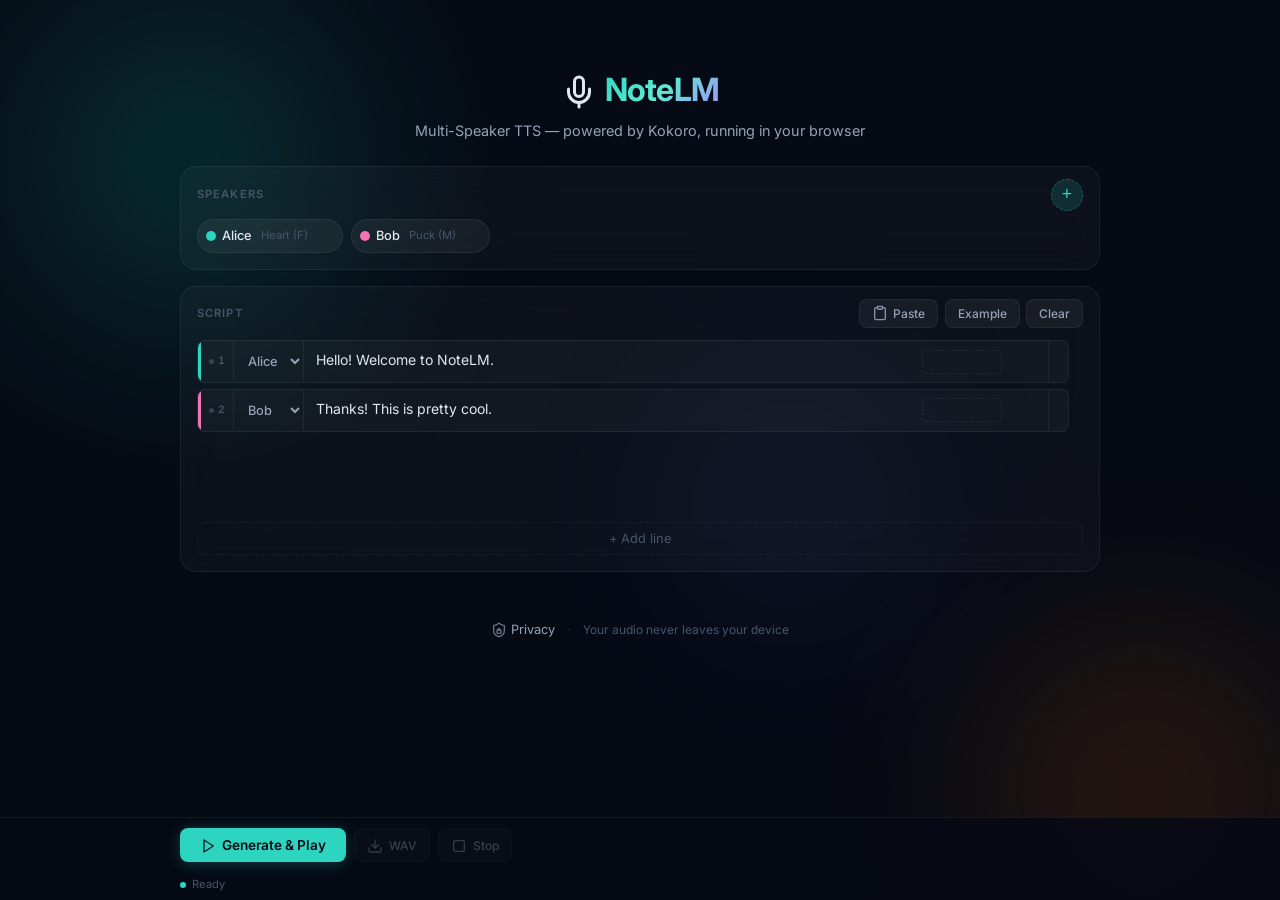
<file: index.html>
<!DOCTYPE html>
<html lang="en">
<head>
    <meta charset="UTF-8">
    <meta name="viewport" content="width=device-width, initial-scale=1.0">
    <title>NoteLM — Multi-Speaker Text-to-Speech</title>
    <meta name="description" content="Free browser-based multi-speaker text-to-speech powered by Kokoro. Create conversations with different voices, all running locally.">
    <link rel="icon" href="data:image/svg+xml,<svg xmlns='http://www.w3.org/2000/svg' viewBox='0 0 24 24' fill='none' stroke='%23c4b5fd' stroke-width='2' stroke-linecap='round' stroke-linejoin='round'><path d='M12 2a3 3 0 0 0-3 3v7a3 3 0 0 0 6 0V5a3 3 0 0 0-3-3Z'/><path d='M19 10v2a7 7 0 0 1-14 0v-2'/><line x1='12' x2='12' y1='19' y2='22'/></svg>">
    <link href="https://fonts.googleapis.com/css2?family=Inter:wght@400;500;600;700&family=JetBrains+Mono:wght@400;500&display=swap" rel="stylesheet">
    <link rel="stylesheet" href="styles.css">
</head>
<body>
    <!-- Ambient background blobs -->
    <div class="ambient-bg">
        <div class="blob blob-1"></div>
        <div class="blob blob-2"></div>
        <div class="blob blob-3"></div>
    </div>

    <div class="app">
        <!-- Header -->
        <header class="header">
            <div class="logo">
                <span class="logo-icon"><svg class="svg-icon svg-lg" viewBox="0 0 24 24" fill="none" stroke="currentColor" stroke-width="2" stroke-linecap="round" stroke-linejoin="round"><path d="M12 2a3 3 0 0 0-3 3v7a3 3 0 0 0 6 0V5a3 3 0 0 0-3-3Z"/><path d="M19 10v2a7 7 0 0 1-14 0v-2"/><line x1="12" x2="12" y1="19" y2="22"/></svg></span>
                <h1>NoteLM</h1>
            </div>
            <p class="tagline">Multi-Speaker TTS — powered by Kokoro, running in your browser</p>
        </header>

        <!-- Speakers Strip -->
        <section class="glass-panel speakers-section">
            <div class="speakers-header">
                <span class="section-label">Speakers</span>
                <button class="btn-chip btn-add-speaker" id="addSpeakerBtn" title="Add speaker">
                    <span class="chip-plus">+</span>
                </button>
            </div>
            <div class="speakers-strip" id="speakersList"></div>
            <div class="backend-notice" id="backendNotice" style="display:none;">
                <span class="notice-icon"><svg class="svg-icon svg-sm" viewBox="0 0 24 24" fill="none" stroke="currentColor" stroke-width="2" stroke-linecap="round" stroke-linejoin="round"><path d="M4 14a1 1 0 0 1-.78-1.63l9.9-10.2a.5.5 0 0 1 .86.46l-1.92 6.02A1 1 0 0 0 13 10h7a1 1 0 0 1 .78 1.63l-9.9 10.2a.5.5 0 0 1-.86-.46l1.92-6.02A1 1 0 0 0 11 14z"/></svg></span>
                <span class="notice-text" id="backendNoticeText"></span>
            </div>
        </section>

        <!-- Script Panel -->
        <section class="glass-panel script-section">
            <div class="script-header">
                <span class="section-label">Script</span>
                <div class="script-actions">
                    <button class="btn-glass" id="pasteScriptBtn"><svg class="svg-icon svg-sm" viewBox="0 0 24 24" fill="none" stroke="currentColor" stroke-width="2" stroke-linecap="round" stroke-linejoin="round"><rect width="8" height="4" x="8" y="2" rx="1" ry="1"/><path d="M16 4h2a2 2 0 0 1 2 2v14a2 2 0 0 1-2 2H6a2 2 0 0 1-2-2V6a2 2 0 0 1 2-2h2"/></svg> Paste</button>
                    <button class="btn-glass" id="loadExampleBtn">Example</button>
                    <button class="btn-glass btn-danger" id="clearScriptBtn">Clear</button>
                </div>
            </div>
            <div class="script-lines" id="scriptLines"></div>
            <!-- Screen reader announcements for dynamic content -->
            <div id="scriptAnnouncer" class="sr-only" aria-live="polite" aria-atomic="true"></div>
            <button class="btn-add-line" id="addLineBtn">+ Add line</button>
        </section>

        <!-- Footer -->
        <footer class="site-footer">
            <a href="privacy.html" class="footer-link"><svg class="svg-icon svg-sm" viewBox="0 0 24 24" fill="none" stroke="currentColor" stroke-width="2" stroke-linecap="round" stroke-linejoin="round"><path d="M20 13c0 5-3.5 7.5-7.66 8.95a1 1 0 0 1-.67-.01C7.5 20.5 4 18 4 13V6a1 1 0 0 1 1-1c2 0 4.5-1.2 6.24-2.72a1.17 1.17 0 0 1 1.52 0C14.51 3.81 17 5 19 5a1 1 0 0 1 1 1z"/><rect width="6" height="5" x="9" y="12" rx="1"/><circle cx="12" cy="11" r="1"/></svg> Privacy</a>
            <span class="footer-dot">·</span>
            <span class="footer-text">Your audio never leaves your device</span>
        </footer>

        <!-- Spacer for sticky bar -->
        <div class="controls-spacer"></div>
    </div>

    <!-- Selection Floating Bar -->
    <div class="selection-bar" id="selectionBar" style="display:none;">
        <span class="selection-count">0 selected</span>
        <button class="btn-glass btn-sm" id="clearSelectionBtn">Clear</button>
    </div>

    <!-- Sticky Controls Bar -->
    <div class="controls-bar" id="controlsBar">
        <div class="controls-inner">
            <div class="controls-buttons">
                <button class="btn-primary" id="generateBtn">
                    <span class="btn-icon"><svg class="svg-icon svg-sm" viewBox="0 0 24 24" fill="none" stroke="currentColor" stroke-width="2" stroke-linecap="round" stroke-linejoin="round"><polygon points="6 3 20 12 6 21 6 3"/></svg></span> Generate & Play
                </button>
                <button class="btn-glass btn-regenerate" id="regenerateSelectedBtn" disabled title="Regenerate selected lines">
                    <svg class="svg-icon svg-sm" viewBox="0 0 24 24" fill="none" stroke="currentColor" stroke-width="2" stroke-linecap="round" stroke-linejoin="round"><path d="M21 12a9 9 0 0 0-9-9 9.75 9.75 0 0 0-6.74 2.74L3 8"/><path d="M3 3v5h5"/><path d="M3 12a9 9 0 0 0 9 9 9.75 9.75 0 0 0 6.74-2.74L21 16"/><path d="M16 16h5v5"/></svg>
                </button>
                <button class="btn-glass" id="downloadBtn" disabled>
                    <span class="btn-icon"><svg class="svg-icon svg-sm" viewBox="0 0 24 24" fill="none" stroke="currentColor" stroke-width="2" stroke-linecap="round" stroke-linejoin="round"><path d="M21 15v4a2 2 0 0 1-2 2H5a2 2 0 0 1-2-2v-4"/><polyline points="7 10 12 15 17 10"/><line x1="12" x2="12" y1="15" y2="3"/></svg></span> WAV
                </button>
                <button class="btn-glass" id="stopBtn" disabled>
                    <span class="btn-icon"><svg class="svg-icon svg-sm" viewBox="0 0 24 24" fill="none" stroke="currentColor" stroke-width="2" stroke-linecap="round" stroke-linejoin="round"><rect x="4" y="4" width="16" height="16" rx="2"/></svg></span> Stop
                </button>
            </div>

            <!-- Progress (inline) -->
            <div class="progress-inline" id="progressSection" style="display:none;">
                <div class="progress-track"><div class="progress-fill" id="progressBar"></div></div>
                <span class="progress-label" id="progressText">Generating...</span>
            </div>

            <!-- Audio Player (inline) -->
            <div class="player-inline" id="audioPlayer" style="display:none;">
                <button class="btn-play" id="playPauseBtn"><svg class="svg-icon svg-sm" viewBox="0 0 24 24" fill="none" stroke="currentColor" stroke-width="2" stroke-linecap="round" stroke-linejoin="round"><polygon points="6 3 20 12 6 21 6 3"/></svg></button>
                <canvas id="waveformCanvas" width="400" height="48"></canvas>
                <span class="time-label" id="timeDisplay">0:00</span>
            </div>
        </div>

        <div class="status-strip">
            <span class="status-dot" id="statusDot"></span>
            <span class="status-text" id="statusText">Ready</span>
        </div>
    </div>

    <!-- Paste Modal -->
    <div class="overlay" id="pasteOverlay" style="display:none;">
        <div class="modal">
            <h3><svg class="svg-icon svg-sm" viewBox="0 0 24 24" fill="none" stroke="currentColor" stroke-width="2" stroke-linecap="round" stroke-linejoin="round"><rect width="8" height="4" x="8" y="2" rx="1" ry="1"/><path d="M16 4h2a2 2 0 0 1 2 2v14a2 2 0 0 1-2 2H6a2 2 0 0 1-2-2V6a2 2 0 0 1 2-2h2"/></svg> Paste Your Script</h3>
            <p class="modal-desc">Use the format <code>Name: dialogue</code> — one per line. Speakers are auto-detected.</p>
            <textarea id="pasteTextarea" class="paste-area" rows="16"
                placeholder="Alice: Hey Bob, have you heard about this new TTS?&#10;Bob: Yeah! It runs entirely in the browser.&#10;Alice: That's incredible!&#10;Bob: And each speaker gets a different voice.&#10;&#10;Tip: Ctrl+Enter to import"></textarea>
            <div class="modal-actions">
                <button class="btn-glass" id="pasteCancelBtn">Cancel</button>
                <button class="btn-primary" id="pasteParseBtn">Parse & Import</button>
            </div>
        </div>
    </div>

    <!-- Model Loading Overlay -->
    <div class="overlay" id="loadingOverlay" style="display:none;">
        <div class="modal">
            <div class="spinner"></div>
            <h3>Loading Kokoro Model</h3>
            <p id="loadingText">Downloading weights — first visit may take a moment.</p>
            <div class="progress-track"><div class="progress-fill" id="modelProgressBar"></div></div>
            <p class="progress-pct" id="modelProgressPercent">0%</p>
        </div>
    </div>

    <!-- Speaker Editor Portal — rendered at body level so it overlays everything -->
    <div id="speakerEditorPortal" class="speaker-editor-portal" style="display:none;"></div>
    <script type="module" src="app.js"></script>
</body>
</html>
</file>
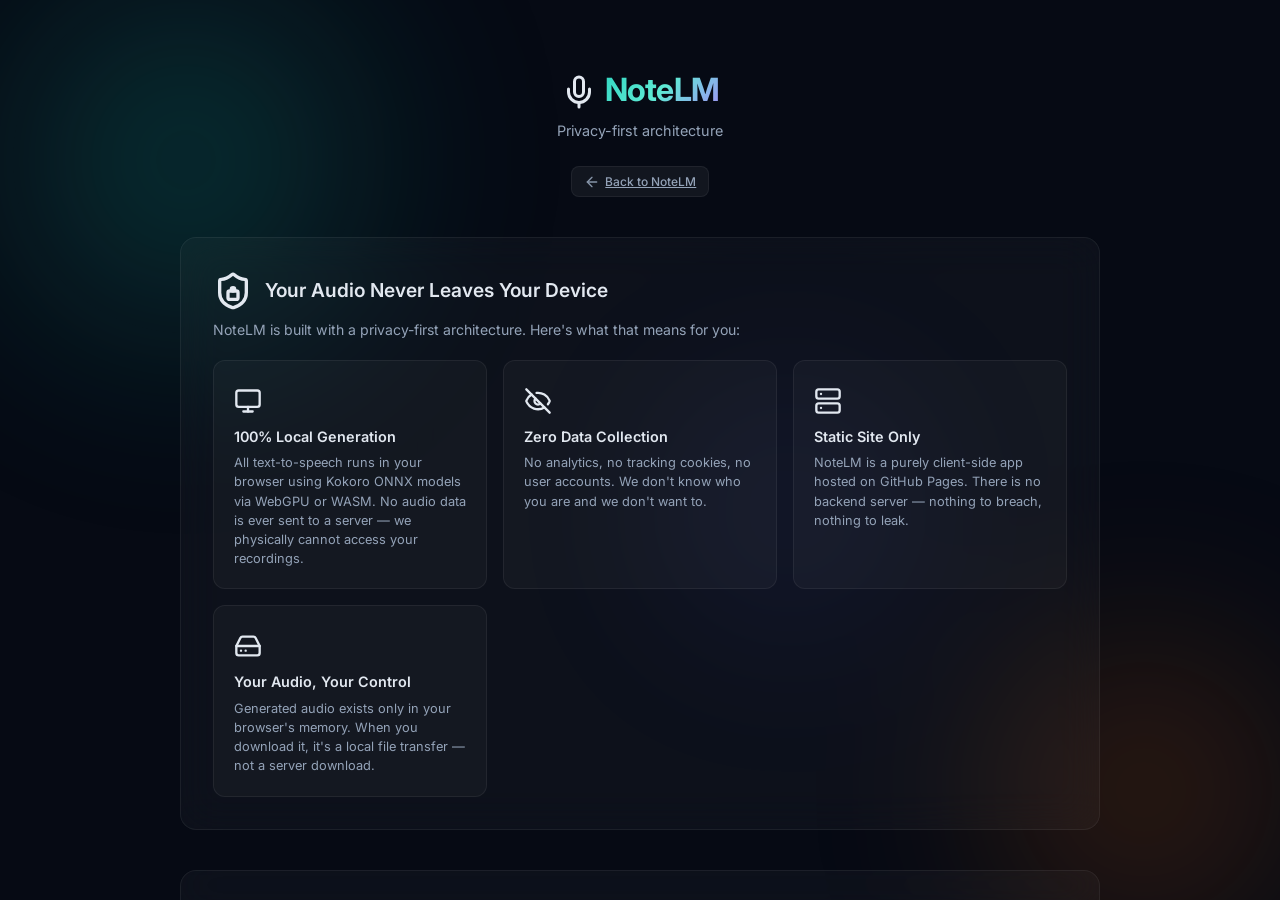
<file: privacy.html>
<!DOCTYPE html>
<html lang="en">
<head>
    <meta charset="UTF-8">
    <meta name="viewport" content="width=device-width, initial-scale=1.0">
    <title>NoteLM — Privacy</title>
    <meta name="description" content="NoteLM privacy policy — all TTS generation runs locally in your browser. No data collection, no server, no tracking.">
    <link rel="icon" href="data:image/svg+xml,<svg xmlns='http://www.w3.org/2000/svg' viewBox='0 0 24 24' fill='none' stroke='%23c4b5fd' stroke-width='2' stroke-linecap='round' stroke-linejoin='round'><path d='M12 2a3 3 0 0 0-3 3v7a3 3 0 0 0 6 0V5a3 3 0 0 0-3-3Z'/><path d='M19 10v2a7 7 0 0 1-14 0v-2'/><line x1='12' x2='12' y1='19' y2='22'/></svg>">
    <link href="https://fonts.googleapis.com/css2?family=Inter:wght@400;500;600;700&family=JetBrains+Mono:wght@400;500&display=swap" rel="stylesheet">
    <link rel="stylesheet" href="styles.css">
</head>
<body>
    <!-- Ambient background blobs -->
    <div class="ambient-bg">
        <div class="blob blob-1"></div>
        <div class="blob blob-2"></div>
        <div class="blob blob-3"></div>
    </div>

    <div class="app">
        <!-- Header -->
        <header class="header">
            <div class="logo">
                <span class="logo-icon"><svg class="svg-icon svg-lg" viewBox="0 0 24 24" fill="none" stroke="currentColor" stroke-width="2" stroke-linecap="round" stroke-linejoin="round"><path d="M12 2a3 3 0 0 0-3 3v7a3 3 0 0 0 6 0V5a3 3 0 0 0-3-3Z"/><path d="M19 10v2a7 7 0 0 1-14 0v-2"/><line x1="12" x2="12" y1="19" y2="22"/></svg></span>
                <h1>NoteLM</h1>
            </div>
            <p class="tagline">Privacy-first architecture</p>
        </header>

        <!-- Back Link -->
        <div class="privacy-back">
            <a href="index.html" class="btn-glass btn-sm"><svg class="svg-icon svg-sm" viewBox="0 0 24 24" fill="none" stroke="currentColor" stroke-width="2" stroke-linecap="round" stroke-linejoin="round"><path d="m12 19-7-7 7-7"/><path d="M19 12H5"/></svg> Back to NoteLM</a>
        </div>

        <!-- Privacy Content -->
        <section class="glass-panel privacy-section">
            <div class="privacy-header">
                <span class="privacy-icon"><svg class="svg-icon svg-lg" viewBox="0 0 24 24" fill="none" stroke="currentColor" stroke-width="2" stroke-linecap="round" stroke-linejoin="round"><path d="M20 13c0 5-3.5 7.5-7.66 8.95a1 1 0 0 1-.67-.01C7.5 20.5 4 18 4 13V6a1 1 0 0 1 1-1c2 0 4.5-1.2 6.24-2.72a1.17 1.17 0 0 1 1.52 0C14.51 3.81 17 5 19 5a1 1 0 0 1 1 1z"/><rect width="6" height="5" x="9" y="12" rx="1"/><circle cx="12" cy="11" r="1"/></svg></span>
                <h2>Your Audio Never Leaves Your Device</h2>
            </div>
            <p class="privacy-desc">NoteLM is built with a privacy-first architecture. Here's what that means for you:</p>
            <div class="privacy-grid">
                <div class="privacy-card">
                    <span class="privacy-card-icon"><svg class="svg-icon svg-lg" viewBox="0 0 24 24" fill="none" stroke="currentColor" stroke-width="2" stroke-linecap="round" stroke-linejoin="round"><rect width="20" height="14" x="2" y="3" rx="2"/><line x1="8" x2="16" y1="21" y2="21"/><line x1="12" x2="12" y1="17" y2="21"/></svg></span>
                    <h3>100% Local Generation</h3>
                    <p>All text-to-speech runs in your browser using Kokoro ONNX models via WebGPU or WASM. No audio data is ever sent to a server — we physically cannot access your recordings.</p>
                </div>
                <div class="privacy-card">
                    <span class="privacy-card-icon"><svg class="svg-icon svg-lg" viewBox="0 0 24 24" fill="none" stroke="currentColor" stroke-width="2" stroke-linecap="round" stroke-linejoin="round"><path d="M10.733 5.076a10.744 10.744 0 0 1 11.205 6.575 1 1 0 0 1 0 .696 10.747 10.747 0 0 1-1.444 2.49"/><path d="M14.084 14.158a3 3 0 0 1-4.242-4.242"/><path d="M17.479 17.499a10.75 10.75 0 0 1-15.417-5.151 1 1 0 0 1 0-.696 10.75 10.75 0 0 1 4.446-5.143"/><path d="m2 2 20 20"/></svg></span>
                    <h3>Zero Data Collection</h3>
                    <p>No analytics, no tracking cookies, no user accounts. We don't know who you are and we don't want to.</p>
                </div>
                <div class="privacy-card">
                    <span class="privacy-card-icon"><svg class="svg-icon svg-lg" viewBox="0 0 24 24" fill="none" stroke="currentColor" stroke-width="2" stroke-linecap="round" stroke-linejoin="round"><rect width="20" height="8" x="2" y="2" rx="2" ry="2"/><rect width="20" height="8" x="2" y="14" rx="2" ry="2"/><line x1="6" x2="6.01" y1="6" y2="6"/><line x1="6" x2="6.01" y1="18" y2="18"/></svg></span>
                    <h3>Static Site Only</h3>
                    <p>NoteLM is a purely client-side app hosted on GitHub Pages. There is no backend server — nothing to breach, nothing to leak.</p>
                </div>
                <div class="privacy-card">
                    <span class="privacy-card-icon"><svg class="svg-icon svg-lg" viewBox="0 0 24 24" fill="none" stroke="currentColor" stroke-width="2" stroke-linecap="round" stroke-linejoin="round"><line x1="22" x2="2" y1="12" y2="12"/><path d="M5.45 5.11 2 12v6a2 2 0 0 0 2 2h16a2 2 0 0 0 2-2v-6l-3.45-6.89A2 2 0 0 0 16.76 4H7.24a2 2 0 0 0-1.79 1.11z"/><line x1="6" x2="6.01" y1="16" y2="16"/><line x1="10" x2="10.01" y1="16" y2="16"/></svg></span>
                    <h3>Your Audio, Your Control</h3>
                    <p>Generated audio exists only in your browser's memory. When you download it, it's a local file transfer — not a server download.</p>
                </div>
            </div>
        </section>

        <!-- Commitment -->
        <section class="glass-panel privacy-commitment">
            <h3>Our Commitment</h3>
            <p>NoteLM was designed from the ground up to respect your privacy. We believe powerful AI tools don't need to come at the cost of your data. Every voice, every word, every generation — it all stays with you.</p>
        </section>

        <!-- Footer -->
        <footer class="site-footer">
            <a href="index.html" class="footer-link"><svg class="svg-icon svg-sm" viewBox="0 0 24 24" fill="none" stroke="currentColor" stroke-width="2" stroke-linecap="round" stroke-linejoin="round"><path d="m12 19-7-7 7-7"/><path d="M19 12H5"/></svg> Back to NoteLM</a>
            <span class="footer-dot">·</span>
            <span class="footer-text">Your audio never leaves your device</span>
        </footer>
    </div>
</body>
</html>
</file>
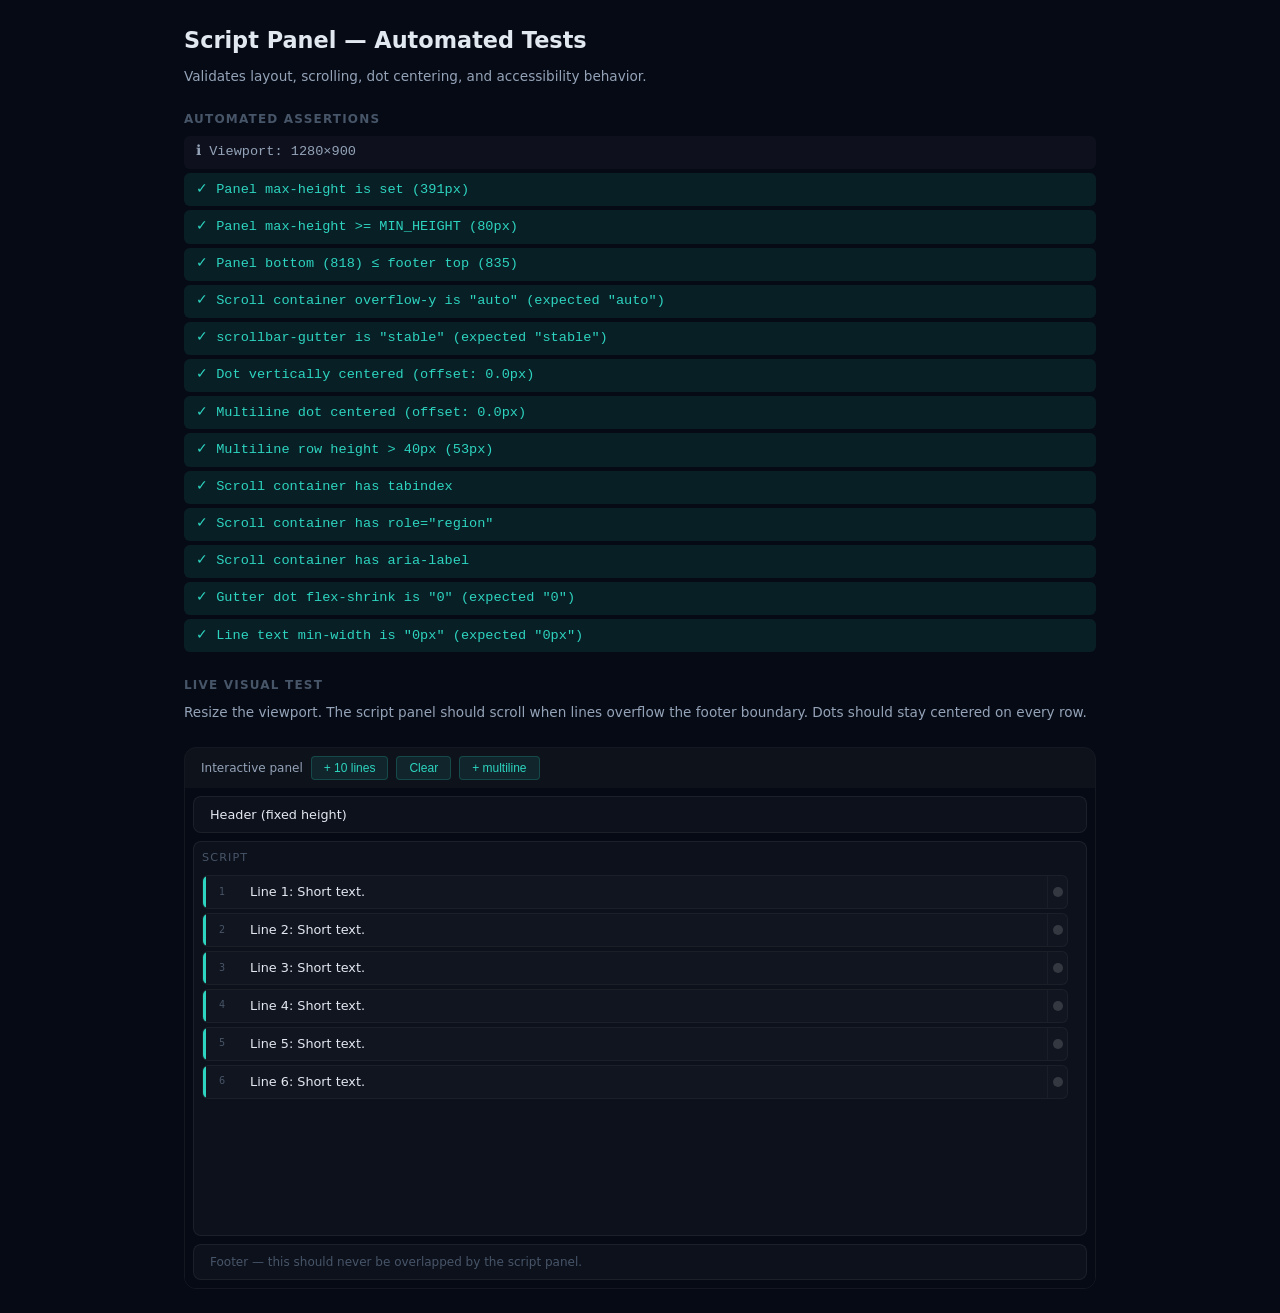
<file: test-script-panel.html>
<!DOCTYPE html>
<html lang="en">
<head>
    <meta charset="UTF-8">
    <meta name="viewport" content="width=device-width, initial-scale=1.0">
    <title>Script Panel — Visual & Unit Tests</title>
    <style>
        *, *::before, *::after { box-sizing: border-box; margin: 0; padding: 0; }
        body {
            font-family: system-ui, -apple-system, sans-serif;
            line-height: 1.5;
            color: #e2e8f0;
            background: #060a14;
            min-height: 100vh;
        }

        .test-runner {
            max-width: 960px;
            margin: 0 auto;
            padding: 1.5rem;
        }
        .test-runner h1 { font-size: 1.4rem; margin-bottom: 0.5rem; }
        .test-runner p { color: #94a3b8; font-size: 0.85rem; margin-bottom: 1.5rem; }

        /* Test result list */
        .results { list-style: none; padding: 0; }
        .results li {
            padding: 0.4rem 0.75rem;
            margin-bottom: 0.25rem;
            border-radius: 6px;
            font-size: 0.85rem;
            font-family: 'JetBrains Mono', monospace;
        }
        .results li.pass { background: rgba(45, 212, 191, 0.1); color: #2dd4bf; }
        .results li.fail { background: rgba(248, 113, 113, 0.1); color: #f87171; }
        .results li.info { background: rgba(148, 163, 184, 0.05); color: #94a3b8; }

        .section-title {
            font-size: 0.75rem;
            font-weight: 600;
            text-transform: uppercase;
            letter-spacing: 0.1em;
            color: #475569;
            margin: 1.5rem 0 0.5rem;
        }

        /* Live test panel — embedded from the real app */
        .live-test {
            border: 1px solid rgba(255,255,255,0.06);
            border-radius: 12px;
            overflow: hidden;
            margin-top: 1.5rem;
        }
        .live-test-header {
            background: rgba(255,255,255,0.03);
            padding: 0.5rem 1rem;
            font-size: 0.75rem;
            color: #94a3b8;
            display: flex;
            gap: 0.5rem;
            align-items: center;
        }
        .live-test-header button {
            padding: 0.25rem 0.75rem;
            font-size: 0.75rem;
            background: rgba(45, 212, 191, 0.1);
            border: 1px solid rgba(45, 212, 191, 0.2);
            color: #2dd4bf;
            border-radius: 4px;
            cursor: pointer;
        }
        .live-test-header button:hover { background: rgba(45, 212, 191, 0.2); }

        /* Minimal reproduction of the app layout for testing */
        .test-app {
            display: flex;
            flex-direction: column;
            height: 500px;
            background: #060a14;
            gap: 0.5rem;
            padding: 0.5rem;
        }
        .test-header {
            background: rgba(255,255,255,0.03);
            border: 1px solid rgba(255,255,255,0.06);
            border-radius: 8px;
            padding: 0.5rem 1rem;
            font-size: 0.8rem;
            flex-shrink: 0;
        }
        .test-script-section {
            flex: 1 1 0%;
            display: flex;
            flex-direction: column;
            background: rgba(255,255,255,0.03);
            border: 1px solid rgba(255,255,255,0.06);
            border-radius: 8px;
            padding: 0.5rem;
            min-height: 0;
            overflow: hidden;
        }
        .test-script-header {
            font-size: 0.7rem;
            color: #475569;
            text-transform: uppercase;
            letter-spacing: 0.1em;
            margin-bottom: 0.5rem;
            flex-shrink: 0;
        }
        .test-script-lines {
            flex: 1 1 auto;
            overflow-y: auto;
            display: flex;
            flex-direction: column;
            gap: 0.25rem;
            min-height: 0;
            scrollbar-gutter: stable;
            scrollbar-width: thin;
            scrollbar-color: rgba(255,255,255,0.06) transparent;
        }
        .test-script-lines:focus-visible {
            outline: none;
            box-shadow: inset 0 0 0 2px rgba(45, 212, 191, 0.35);
        }
        .test-footer {
            background: rgba(255,255,255,0.03);
            border: 1px solid rgba(255,255,255,0.06);
            border-radius: 8px;
            padding: 0.5rem 1rem;
            font-size: 0.75rem;
            color: #475569;
            flex-shrink: 0;
        }

        /* Script line row */
        .test-line {
            display: flex;
            align-items: stretch;
            background: rgba(255,255,255,0.02);
            border: 1px solid rgba(255,255,255,0.04);
            border-radius: 6px;
            min-height: 32px;
            overflow: clip;
        }
        .test-line-accent {
            width: 3px;
            background: #2dd4bf;
            border-radius: 3px 0 0 3px;
            flex-shrink: 0;
            align-self: stretch;
        }
        .test-line-number {
            display: flex;
            align-items: center;
            justify-content: center;
            min-width: 2rem;
            font-size: 0.6rem;
            color: #475569;
            flex-shrink: 0;
        }
        .test-line-text {
            flex: 1 1 auto;
            min-width: 0;
            padding: 0.4rem 0.75rem;
            font-size: 0.8rem;
            color: #e2e8f0;
            word-wrap: break-word;
            overflow-wrap: break-word;
        }
        .test-line-gutter {
            flex-shrink: 0;
            display: flex;
            align-items: center;
            justify-content: center;
            border-left: 1px solid rgba(255,255,255,0.04);
            min-width: 20px;
            align-self: stretch;
        }
        .test-gutter-dot {
            width: 10px;
            height: 10px;
            border-radius: 50%;
            background: rgba(255,255,255,0.15);
            flex-shrink: 0;
            align-self: center;
            transition: background 0.15s, transform 0.15s;
        }
        .test-line:hover .test-gutter-dot { opacity: 1; }
        .test-gutter-dot.active {
            background: #2dd4bf;
            transform: scale(1.2);
        }
    </style>
</head>
<body>
    <div class="test-runner">
        <h1>Script Panel — Automated Tests</h1>
        <p>Validates layout, scrolling, dot centering, and accessibility behavior.</p>

        <div class="section-title">Automated Assertions</div>
        <ul class="results" id="results"></ul>

        <div class="section-title">Live Visual Test</div>
        <p>Resize the viewport. The script panel should scroll when lines overflow the footer boundary. Dots should stay centered on every row.</p>

        <div class="live-test">
            <div class="live-test-header">
                <span>Interactive panel</span>
                <button id="addLines">+ 10 lines</button>
                <button id="clearLines">Clear</button>
                <button id="addMultiline">+ multiline</button>
            </div>
            <div class="test-app" id="testApp">
                <div class="test-header">Header (fixed height)</div>
                <div class="test-script-section">
                    <div class="test-script-header">Script</div>
                    <div class="test-script-lines" id="testLines" tabindex="0" role="region" aria-label="Script lines"></div>
                </div>
                <div class="test-footer" id="testFooter">Footer — this should never be overlapped by the script panel.</div>
            </div>
        </div>
    </div>

    <script type="module">
        const results = document.getElementById('results');
        const testLines = document.getElementById('testLines');
        const testFooter = document.getElementById('testFooter');
        const testSection = testLines.closest('.test-script-section');

        function pass(msg) {
            const li = document.createElement('li');
            li.className = 'pass';
            li.textContent = `✓ ${msg}`;
            results.appendChild(li);
        }
        function fail(msg) {
            const li = document.createElement('li');
            li.className = 'fail';
            li.textContent = `✗ ${msg}`;
            results.appendChild(li);
        }
        function info(msg) {
            const li = document.createElement('li');
            li.className = 'info';
            li.textContent = `ℹ ${msg}`;
            results.appendChild(li);
        }

        function assert(condition, msg) {
            condition ? pass(msg) : fail(msg);
        }

        // ---- Test Helpers ----
        function addLines(count, multiline = false) {
            for (let i = 0; i < count; i++) {
                const div = document.createElement('div');
                div.className = 'test-line';
                const text = multiline
                    ? `Line ${testLines.children.length + 1}: This is a longer text that should wrap to multiple lines when the container is narrow enough, demonstrating multiline behavior with the gutter dot staying centered vertically.`
                    : `Line ${testLines.children.length + 1}: Short text.`;
                div.innerHTML = `
                    <div class="test-line-accent"></div>
                    <div class="test-line-number">${testLines.children.length + 1}</div>
                    <div class="test-line-text">${text}</div>
                    <div class="test-line-gutter"><div class="test-gutter-dot"></div></div>
                `;
                testLines.appendChild(div);
            }
        }

        function clearLines() {
            testLines.innerHTML = '';
        }

        // ---- Height Manager (same logic as production) ----
        const MIN_HEIGHT = 80;
        const MAX_HEIGHT_CAP = 900;
        const SAFE_GAP = 12;
        let currentMax = 0;

        function recalculate() {
            const sectionRect = testSection.getBoundingClientRect();
            const footerRect = testFooter.getBoundingClientRect();
            let available;
            if (footerRect.top > 0) {
                available = footerRect.top - sectionRect.top - SAFE_GAP;
            } else {
                available = testSection.clientHeight - SAFE_GAP;
            }
            const clamped = Math.max(MIN_HEIGHT, Math.min(MAX_HEIGHT_CAP, Math.round(available)));
            if (clamped !== currentMax) {
                currentMax = clamped;
                testLines.style.maxHeight = clamped + 'px';
            }
        }

        // Observe
        const ro = new ResizeObserver(() => recalculate());
        ro.observe(testFooter);
        window.addEventListener('resize', recalculate);

        new MutationObserver(() => recalculate()).observe(testLines, { childList: true, subtree: true });

        // Initial
        requestAnimationFrame(() => {
            recalculate();
            requestAnimationFrame(recalculate);
        });

        // ---- Run Tests ----
        function runTests() {
            results.innerHTML = '';
            info(`Viewport: ${window.innerWidth}×${window.innerHeight}`);

            // Test 1: Panel has max-height set
            const maxHeight = parseInt(getComputedStyle(testLines).maxHeight);
            assert(maxHeight > 0, `Panel max-height is set (${maxHeight}px)`);

            // Test 2: Panel max-height >= MIN_HEIGHT
            assert(maxHeight >= MIN_HEIGHT, `Panel max-height >= MIN_HEIGHT (${MIN_HEIGHT}px)`);

            // Test 3: Footer is not overlapped
            const footerRect = testFooter.getBoundingClientRect();
            const linesRect = testLines.getBoundingClientRect();
            assert(linesRect.bottom <= footerRect.top + SAFE_GAP + 2,
                `Panel bottom (${Math.round(linesRect.bottom)}) ≤ footer top (${Math.round(footerRect.top)})`);

            // Test 4: Scroll container has overflow-y: auto
            const overflow = getComputedStyle(testLines).overflowY;
            assert(overflow === 'auto', `Scroll container overflow-y is "${overflow}" (expected "auto")`);

            // Test 5: scrollbar-gutter is stable
            const gutter = getComputedStyle(testLines).scrollbarGutter;
            assert(gutter === 'stable', `scrollbar-gutter is "${gutter}" (expected "stable")`);

            // Test 6: Gutter dot centering — check that dot's center Y ≈ row's center Y
            const lineEls = testLines.querySelectorAll('.test-line');
            if (lineEls.length > 0) {
                const row = lineEls[0];
                const dot = row.querySelector('.test-gutter-dot');
                const rowRect = row.getBoundingClientRect();
                const dotRect = dot.getBoundingClientRect();
                const rowCenter = rowRect.top + rowRect.height / 2;
                const dotCenter = dotRect.top + dotRect.height / 2;
                const offset = Math.abs(rowCenter - dotCenter);
                assert(offset < 3, `Dot vertically centered (offset: ${offset.toFixed(1)}px)`);
            } else {
                info('No lines to test dot centering');
            }

            // Test 7: Multiline row — dot still centered
            clearLines();
            addLines(1, true);
            requestAnimationFrame(() => {
                const row = testLines.querySelector('.test-line');
                if (row) {
                    const dot = row.querySelector('.test-gutter-dot');
                    const rowRect = row.getBoundingClientRect();
                    const dotRect = dot.getBoundingClientRect();
                    const rowCenter = rowRect.top + rowRect.height / 2;
                    const dotCenter = dotRect.top + dotRect.height / 2;
                    const offset = Math.abs(rowCenter - dotCenter);
                    assert(offset < 3, `Multiline dot centered (offset: ${offset.toFixed(1)}px)`);
                    assert(rowRect.height > 40, `Multiline row height > 40px (${Math.round(rowRect.height)}px)`);
                }

                // Test 8: Keyboard focusable
                assert(testLines.hasAttribute('tabindex'), 'Scroll container has tabindex');
                assert(testLines.getAttribute('role') === 'region', 'Scroll container has role="region"');
                assert(testLines.hasAttribute('aria-label'), 'Scroll container has aria-label');

                // Test 9: flex-shrink on gutter dot
                const dot = testLines.querySelector('.test-gutter-dot');
                if (dot) {
                    const shrink = getComputedStyle(dot).flexShrink;
                    assert(shrink === '0', `Gutter dot flex-shrink is "${shrink}" (expected "0")`);
                }

                // Test 10: line-text min-width
                const textEl = testLines.querySelector('.test-line-text');
                if (textEl) {
                    const minWidth = getComputedStyle(textEl).minWidth;
                    assert(minWidth === '0px', `Line text min-width is "${minWidth}" (expected "0px")`);
                }

                // Restore test lines
                clearLines();
                addLines(6);
                recalculate();
            });
        }

        // ---- Button handlers ----
        document.getElementById('addLines').addEventListener('click', () => {
            addLines(10);
            recalculate();
            setTimeout(runTests, 50);
        });
        document.getElementById('clearLines').addEventListener('click', () => {
            clearLines();
            recalculate();
            setTimeout(runTests, 50);
        });
        document.getElementById('addMultiline').addEventListener('click', () => {
            addLines(3, true);
            recalculate();
            setTimeout(runTests, 50);
        });

        // Run initial tests after layout settles
        addLines(6);
        recalculate();
        setTimeout(runTests, 100);
    </script>
</body>
</html>
</file>
<file: styles.css>
/* ============================================
   NoteLM — Glassmorphic Dark Theme
   ============================================ */

:root {
    --bg-deep: #060a14;
    --bg-surface: rgba(255, 255, 255, 0.03);
    --bg-surface-hover: rgba(255, 255, 255, 0.06);
    --bg-elevated: rgba(255, 255, 255, 0.05);

    --border: rgba(255, 255, 255, 0.06);
    --border-hover: rgba(255, 255, 255, 0.12);
    --border-focus: rgba(45, 212, 191, 0.4);

    --text-primary: #e2e8f0;
    --text-secondary: #94a3b8;
    --text-muted: #475569;

    --accent: #2dd4bf;
    --accent-dim: rgba(45, 212, 191, 0.15);
    --accent-glow: rgba(45, 212, 191, 0.25);

    --error: #f87171;
    --error-dim: rgba(248, 113, 113, 0.12);

    --radius-sm: 8px;
    --radius-md: 12px;
    --radius-lg: 16px;
    --radius-pill: 100px;

    --blur: 20px;
    --transition: 0.2s ease;
    --font-body: 'Inter', -apple-system, BlinkMacSystemFont, sans-serif;
    --font-mono: 'JetBrains Mono', 'SF Mono', 'Consolas', monospace;
}

*, *::before, *::after { margin: 0; padding: 0; box-sizing: border-box; }

/* Screen-reader only — visually hidden but accessible */
.sr-only {
    position: absolute;
    width: 1px;
    height: 1px;
    padding: 0;
    margin: -1px;
    overflow: hidden;
    clip: rect(0, 0, 0, 0);
    white-space: nowrap;
    border: 0;
}

html { font-size: 16px; }

body {
    font-family: var(--font-body);
    background: var(--bg-deep);
    color: var(--text-primary);
    line-height: 1.6;
    min-height: 100vh;
    overflow-x: hidden;
}

/* ---- Ambient Background ---- */
.ambient-bg {
    position: fixed;
    inset: 0;
    z-index: 0;
    overflow: hidden;
    pointer-events: none;
}

.blob {
    position: absolute;
    border-radius: 50%;
    filter: blur(100px);
    opacity: 0.4;
    animation: drift 20s ease-in-out infinite alternate;
}

.blob-1 {
    width: 500px; height: 500px;
    background: radial-gradient(circle, #0d9488 0%, transparent 70%);
    top: -10%; left: -5%;
    animation-duration: 25s;
}

.blob-2 {
    width: 400px; height: 400px;
    background: radial-gradient(circle, #b45309 0%, transparent 70%);
    bottom: -10%; right: -5%;
    animation-duration: 30s;
    animation-delay: -5s;
}

.blob-3 {
    width: 300px; height: 300px;
    background: radial-gradient(circle, #6366f1 0%, transparent 70%);
    top: 40%; left: 50%;
    animation-duration: 22s;
    animation-delay: -10s;
    opacity: 0.2;
}

@keyframes drift {
    0% { transform: translate(0, 0) scale(1); }
    33% { transform: translate(30px, -20px) scale(1.05); }
    66% { transform: translate(-20px, 30px) scale(0.95); }
    100% { transform: translate(10px, -10px) scale(1.02); }
}

/* ---- App Layout ---- */
.app {
    position: relative;
    z-index: 1;
    max-width: 960px;
    margin: 0 auto;
    padding: 1.5rem 1.25rem 7rem;
    display: flex;
    flex-direction: column;
    gap: 1rem;
    min-height: 100vh;
    height: 100vh;
    overflow: hidden;
}

/* ---- Glass Panel ---- */
.glass-panel {
    background: var(--bg-surface);
    backdrop-filter: blur(var(--blur));
    -webkit-backdrop-filter: blur(var(--blur));
    border: 1px solid var(--border);
    border-radius: var(--radius-lg);
    transition: border-color var(--transition);
}

.glass-panel:hover { border-color: var(--border-hover); }

/* ---- Header ---- */
.header {
    text-align: center;
    padding: 2.5rem 0 0.5rem;
}

.logo {
    display: flex;
    align-items: center;
    justify-content: center;
    gap: 0.5rem;
}

.logo-icon { font-size: 1.8rem; }

.logo h1 {
    font-size: 2rem;
    font-weight: 700;
    letter-spacing: -0.03em;
    background: linear-gradient(135deg, var(--accent), #5eead4, #a78bfa);
    -webkit-background-clip: text;
    -webkit-text-fill-color: transparent;
    background-clip: text;
}

.tagline {
    color: var(--text-secondary);
    font-size: 0.9rem;
    margin-top: 0.25rem;
}

/* ---- Section Labels ---- */
.section-label {
    font-size: 0.7rem;
    font-weight: 600;
    text-transform: uppercase;
    letter-spacing: 0.1em;
    color: var(--text-muted);
}

/* ---- Speaker Editor Portal ---- */
.speaker-editor-portal {
    background: rgba(10, 15, 30, 0.98);
    backdrop-filter: blur(32px);
    border: 1px solid rgba(45, 212, 191, 0.3);
    border-radius: var(--radius-md);
    padding: 0.85rem;
    min-width: 260px;
    box-shadow: 0 16px 48px rgba(0,0,0,0.6), 0 0 24px rgba(45, 212, 191, 0.08);
}

.editor-arrow {
    position: absolute;
    top: -5px;
    left: 50%;
    transform: translateX(-50%) rotate(45deg);
    width: 10px;
    height: 10px;
    background: rgba(10, 15, 30, 0.98);
    border-top: 1px solid rgba(45, 212, 191, 0.3);
    border-left: 1px solid rgba(45, 212, 191, 0.3);
}

.backend-notice {
    display: flex;
    align-items: center;
    gap: 0.4rem;
    margin-top: 0.5rem;
    padding: 0.4rem 0.65rem;
    background: rgba(251, 191, 36, 0.08);
    border: 1px solid rgba(251, 191, 36, 0.15);
    border-radius: var(--radius-sm);
    font-size: 0.75rem;
    color: #fbbf24;
}

.notice-icon { font-size: 0.85rem; }

.backend-notice.webgpu {
    background: rgba(45, 212, 191, 0.08);
    border-color: rgba(45, 212, 191, 0.15);
    color: var(--accent);
}

/* ---- Speakers Strip ---- */
.speakers-section {
    padding: 0.75rem 1rem;
}

.speakers-header {
    display: flex;
    align-items: center;
    justify-content: space-between;
    margin-bottom: 0.5rem;
}

.speakers-strip {
    display: flex;
    gap: 0.5rem;
    overflow-x: auto;
    padding-bottom: 0.25rem;
    scrollbar-width: thin;
    scrollbar-color: rgba(255,255,255,0.08) transparent;
}

.speakers-strip::-webkit-scrollbar { height: 4px; }
.speakers-strip::-webkit-scrollbar-track { background: transparent; }
.speakers-strip::-webkit-scrollbar-thumb { background: rgba(255,255,255,0.08); border-radius: 2px; }

/* SVG Icons */
.svg-icon {
    width: 16px;
    height: 16px;
    display: inline-block;
    vertical-align: middle;
    flex-shrink: 0;
}
.svg-icon.svg-xs { width: 12px; height: 12px; }
.svg-icon.svg-sm { width: 16px; height: 16px; }
.svg-icon.svg-md { width: 20px; height: 20px; }
.svg-icon.svg-lg { width: 24px; height: 24px; }
.logo-icon .svg-icon { width: 36px; height: 36px; }
.btn-primary .svg-icon,
.btn-glass .svg-icon { opacity: 0.9; }
.footer-link .svg-icon { opacity: 0.7; }
.privacy-icon .svg-icon { width: 40px; height: 40px; }
.privacy-card-icon .svg-icon { width: 28px; height: 28px; }

/* Speaker Chip */
.speaker-chip {
    display: flex;
    align-items: center;
    gap: 0.4rem;
    background: var(--bg-elevated);
    border: 1px solid var(--border);
    border-radius: var(--radius-pill);
    padding: 0.35rem 0.75rem 0.35rem 0.5rem;
    cursor: pointer;
    transition: all var(--transition);
    white-space: nowrap;
    flex-shrink: 0;
}

.speaker-chip:hover {
    border-color: var(--border-hover);
    background: var(--bg-surface-hover);
}

.speaker-chip.active {
    border-color: var(--border-focus);
    box-shadow: 0 0 12px var(--accent-dim);
}

.chip-dot {
    width: 10px;
    height: 10px;
    border-radius: 50%;
    flex-shrink: 0;
}

.chip-name {
    font-size: 0.8rem;
    font-weight: 500;
    color: var(--text-primary);
}

.chip-voice {
    font-size: 0.7rem;
    color: var(--text-muted);
    margin-left: 0.15rem;
}

.chip-remove {
    background: none;
    border: none;
    color: var(--text-muted);
    font-size: 0.85rem;
    cursor: pointer;
    padding: 0 0.15rem;
    margin-left: 0.15rem;
    border-radius: 50%;
    line-height: 1;
    transition: all var(--transition);
    opacity: 0;
}

.speaker-chip:hover .chip-remove { opacity: 1; }
.chip-remove:hover { color: var(--error); background: var(--error-dim); }

.editor-field {
    display: flex;
    flex-direction: column;
    gap: 0.2rem;
    margin-bottom: 0.5rem;
}

.editor-field:last-child { margin-bottom: 0; }

.editor-label {
    font-size: 0.65rem;
    font-weight: 600;
    text-transform: uppercase;
    letter-spacing: 0.08em;
    color: var(--text-muted);
}

.editor-label-row {
    display: flex;
    align-items: center;
    justify-content: space-between;
    gap: 0.5rem;
    position: relative;
}

.lang-flag-btn {
    background: var(--bg-elevated);
    border: 1px solid var(--border);
    border-radius: var(--radius-pill);
    font-size: 0.9rem;
    padding: 0.15rem 0.35rem;
    cursor: pointer;
    transition: all var(--transition);
    line-height: 1;
    display: flex;
    align-items: center;
}

.lang-flag-btn:hover {
    border-color: var(--border-hover);
    transform: scale(1.1);
}

.lang-dropdown {
    position: absolute;
    top: 100%;
    right: 0;
    margin-top: 0.25rem;
    background: rgba(10, 15, 30, 0.98);
    backdrop-filter: blur(24px);
    border: 1px solid var(--border);
    border-radius: var(--radius-md);
    padding: 0.3rem;
    display: none;
    flex-direction: column;
    gap: 0.15rem;
    z-index: 10;
    min-width: 170px;
    box-shadow: 0 8px 32px rgba(0,0,0,0.5);
}

.lang-dropdown.open {
    display: flex;
}

.lang-option {
    display: flex;
    align-items: center;
    gap: 0.5rem;
    background: transparent;
    border: 1px solid transparent;
    border-radius: var(--radius-sm);
    color: var(--text-secondary);
    font-family: var(--font-body);
    font-size: 0.75rem;
    padding: 0.35rem 0.5rem;
    cursor: pointer;
    transition: all var(--transition);
    text-align: left;
    white-space: nowrap;
}

.lang-option:hover {
    background: rgba(255,255,255,0.04);
    border-color: var(--border);
    color: var(--text-primary);
}

.lang-option.active {
    background: var(--accent-dim);
    border-color: var(--accent);
    color: var(--accent);
}

.lang-option-flag {
    font-size: 0.95rem;
    line-height: 1;
}

.lang-option-name {
    line-height: 1;
}

.editor-input,
.editor-select {
    background: rgba(255,255,255,0.04);
    color: var(--text-primary);
    border: 1px solid var(--border);
    border-radius: var(--radius-sm);
    padding: 0.4rem 0.6rem;
    font-family: var(--font-body);
    font-size: 0.8rem;
    transition: border-color var(--transition);
    width: 100%;
}

.editor-input:focus, .editor-select:focus {
    outline: none;
    border-color: var(--accent);
}

.editor-select { cursor: pointer; }

.editor-select option {
    background: #0f172a;
    color: var(--text-primary);
}

/* Add Speaker Button */
.btn-add-speaker {
    display: flex;
    align-items: center;
    justify-content: center;
    width: 32px;
    height: 32px;
    background: var(--accent-dim);
    border: 1px dashed rgba(45, 212, 191, 0.3);
    border-radius: 50%;
    color: var(--accent);
    font-size: 1.1rem;
    cursor: pointer;
    transition: all var(--transition);
    flex-shrink: 0;
}

.btn-add-speaker:hover {
    background: rgba(45, 212, 191, 0.25);
    border-color: var(--accent);
}

.chip-plus { line-height: 1; }

/* ---- Script Section ---- */
/* flex: 1 1 0% lets it grow/shrink to fill remaining space.
   min-height: 0 overrides the default min-height:auto so it CAN shrink
   below content size when the viewport gets small. */
.script-section {
    flex: 1 1 0%;
    display: flex;
    flex-direction: column;
    padding: 0.75rem 1rem 1rem;
    min-height: 0;
    overflow: hidden;
}

.script-header {
    display: flex;
    align-items: center;
    justify-content: space-between;
    margin-bottom: 0.75rem;
}

.script-actions { display: flex; gap: 0.4rem; }

.script-lines {
    flex: 1 1 auto;
    overflow-y: auto;
    display: flex;
    flex-direction: column;
    gap: 0.35rem;
    padding-right: 0.25rem;
    padding-bottom: 0.5rem;
    min-height: 0;
    /* max-height is set dynamically by script-panel-height.js */
    scrollbar-gutter: stable;
}

/* Scrollbar — Firefox */
.script-lines { scrollbar-width: thin; scrollbar-color: rgba(255,255,255,0.06) transparent; }
/* Scrollbar — Chromium / WebKit */
.script-lines::-webkit-scrollbar { width: 6px; }
.script-lines::-webkit-scrollbar-track { background: transparent; }
.script-lines::-webkit-scrollbar-thumb { background: rgba(255,255,255,0.06); border-radius: 3px; }
.script-lines::-webkit-scrollbar-thumb:hover { background: rgba(255,255,255,0.12); }

/* Keyboard focus indicator */
.script-lines:focus-visible {
    outline: none;
    box-shadow: inset 0 0 0 2px rgba(45, 212, 191, 0.35);
    border-radius: var(--radius-sm);
}

/* Script Line — flex row for reliable vertical centering of all children */
.script-line {
    display: flex;
    align-items: stretch;
    gap: 0;
    background: var(--bg-surface);
    border: 1px solid var(--border);
    border-radius: var(--radius-sm);
    transition: all var(--transition);
    min-height: 36px;
    overflow: clip;
}

/* Inner content row: flex with align-items:center centers dots + line-number */
.script-line > .line-accent     { flex-shrink: 0; align-self: stretch; }
.script-line > .line-number     { flex-shrink: 0; display: flex; align-items: center; justify-content: center; }
.script-line > .line-speaker-select { flex-shrink: 0; }
.script-line > .line-textarea   { flex: 1; min-width: 0; align-self: stretch; }
.script-line > .line-actions    { flex-shrink: 0; display: flex; align-items: center; }

/* Gutter — vertical centering via align-items:center on flex column */
.line-select-gutter {
    flex-shrink: 0;
    display: flex;
    align-items: center;
    justify-content: center;
    cursor: pointer;
    background: transparent;
    transition: background var(--transition);
    border-left: 1px solid var(--border);
    min-width: 20px;
    align-self: stretch;
}

.line-select-gutter:hover {
    background: rgba(45, 212, 191, 0.06);
}

.line-select-gutter.selected {
    background: rgba(45, 212, 191, 0.1);
}

.gutter-dot {
    width: 12px;
    height: 12px;
    border-radius: 50%;
    background: var(--border);
    transition: all var(--transition);
    opacity: 0;
    cursor: pointer;
    flex-shrink: 0;
    /* Vertical centering: parent gutter has align-items:center,
       so align-self:center keeps the dot centered regardless of row height */
    align-self: center;
}

.script-line:hover .gutter-dot,
.gutter-dot.selected {
    opacity: 1;
}

.gutter-dot:hover {
    background: var(--accent);
    transform: scale(1.3);
}

.gutter-dot.selected {
    background: var(--accent);
    box-shadow: 0 0 6px var(--accent-dim);
}


/* Selected row highlight */
.script-line.selected {
    border-color: var(--accent);
    background: rgba(45, 212, 191, 0.04);
}

.script-line:hover { border-color: var(--border-hover); }
.script-line.active { border-color: var(--accent); box-shadow: 0 0 16px var(--accent-dim); }

/* Generate hover preview — activated by .generate-hover on container */
.generate-hover .script-line {
    transition: opacity 0.2s ease, border-color 0.2s ease, background 0.2s ease, box-shadow 0.2s ease;
}
.generate-hover .script-line.will-generate {
    opacity: 1;
    border-color: var(--accent);
    background: rgba(45, 212, 191, 0.12);
    box-shadow: 0 0 12px rgba(45, 212, 191, 0.15);
}
.generate-hover .script-line.will-skip {
    opacity: 0.35;
    border-color: transparent;
    background: transparent;
}

.line-accent {
    width: 3px;
    align-self: stretch;
    border-radius: 3px 0 0 3px;
    flex-shrink: 0;
}

.line-number {
    display: flex;
    align-items: center;
    justify-content: center;
    min-width: 2rem;
    padding: 0.5rem 0;
    font-size: 0.65rem;
    font-weight: 600;
    color: var(--text-muted);
    font-variant-numeric: tabular-nums;
}

.line-speaker-select {
    background: transparent;
    color: var(--text-secondary);
    border: none;
    border-left: 1px solid var(--border);
    border-right: 1px solid var(--border);
    padding: 0.5rem 0.6rem;
    font-family: var(--font-body);
    font-size: 0.8rem;
    font-weight: 500;
    cursor: pointer;
    transition: color var(--transition);
}

.line-speaker-select:focus { outline: none; color: var(--text-primary); }
.line-speaker-select option { background: #0f172a; color: var(--text-primary); }

.line-textarea {
    background: transparent;
    color: var(--text-primary);
    border: none;
    padding: 0.5rem 0.75rem;
    font-family: var(--font-body);
    font-size: 0.875rem;
    line-height: 1.55;
    resize: none;
    min-height: 36px;
    min-width: 0;   /* prevents flex overflow when text is long */
    width: 100%;
    align-self: stretch;
    overflow: hidden;
}

.line-textarea:focus { outline: none; }
.line-textarea::placeholder { color: var(--text-muted); }

/* Line Actions */
.line-actions {
    display: flex;
    align-items: center;
    gap: 0.35rem;
    padding: 0.25rem 0.5rem;
    flex-shrink: 0;
}

.line-mini-waveform {
    width: 80px;
    height: 24px;
    border-radius: 4px;
    background: rgba(0, 0, 0, 0.15);
    flex-shrink: 0;
}

.line-mini-waveform-placeholder {
    width: 80px;
    height: 24px;
    border-radius: 4px;
    border: 1px dashed rgba(255, 255, 255, 0.08);
    flex-shrink: 0;
}

.line-duration {
    font-size: 0.65rem;
    color: var(--text-muted);
    font-variant-numeric: tabular-nums;
    white-space: nowrap;
    min-width: 32px;
    text-align: center;
}

.line-status-dot {
    display: inline-block;
    width: 5px;
    height: 5px;
    border-radius: 50%;
    margin-right: 0.25rem;
    vertical-align: middle;
}

.line-status-dot.dirty { background: #f59e0b; }
.line-status-dot.generated { background: var(--accent); }
.line-status-dot.empty { background: rgba(255, 255, 255, 0.15); }

.line-regen,
.line-play {
    background: none;
    border: none;
    color: var(--text-muted);
    cursor: pointer;
    font-size: 0.75rem;
    padding: 0.2rem;
    border-radius: 4px;
    transition: all var(--transition);
    opacity: 0;
}

.script-line:hover .line-regen,
.script-line:hover .line-play { opacity: 1; }
.line-regen:hover { color: var(--accent); background: var(--accent-dim); }
.line-play:hover { color: var(--accent); background: var(--accent-dim); }

.line-remove {
    background: none;
    border: none;
    color: var(--text-muted);
    cursor: pointer;
    font-size: 0.9rem;
    padding: 0.5rem 0.5rem;
    opacity: 0;
    transition: all var(--transition);
}

.script-line:hover .line-remove { opacity: 1; }
.line-remove:hover { color: var(--error); }

/* Add Line */
.btn-add-line {
    width: 100%;
    padding: 0.5rem;
    margin-top: 0.5rem;
    background: transparent;
    border: 1px dashed var(--border);
    border-radius: var(--radius-sm);
    color: var(--text-muted);
    font-family: var(--font-body);
    font-size: 0.8rem;
    cursor: pointer;
    transition: all var(--transition);
}

.btn-add-line:hover {
    border-color: var(--accent);
    color: var(--accent);
    background: var(--accent-dim);
}

/* ---- Buttons ---- */
.btn-glass {
    display: inline-flex;
    align-items: center;
    gap: 0.35rem;
    padding: 0.35rem 0.75rem;
    background: var(--bg-elevated);
    border: 1px solid var(--border);
    border-radius: var(--radius-sm);
    color: var(--text-secondary);
    font-family: var(--font-body);
    font-size: 0.75rem;
    font-weight: 500;
    cursor: pointer;
    transition: all var(--transition);
}

.btn-glass:hover { border-color: var(--border-hover); color: var(--text-primary); background: var(--bg-surface-hover); }

.btn-glass.btn-danger:hover { border-color: var(--error); color: var(--error); background: var(--error-dim); }

.btn-regenerate {
    padding: 0.45rem 0.55rem;
    display: none;
    vertical-align: middle;
}
.btn-glass.btn-regenerate:not(:disabled) {
    display: inline-flex;
}

.btn-primary {
    display: inline-flex;
    align-items: center;
    gap: 0.4rem;
    padding: 0.5rem 1.25rem;
    background: var(--accent);
    border: none;
    border-radius: var(--radius-sm);
    color: var(--bg-deep);
    font-family: var(--font-body);
    font-size: 0.85rem;
    font-weight: 600;
    cursor: pointer;
    transition: all var(--transition);
    box-shadow: 0 2px 16px var(--accent-glow);
}

.btn-primary:hover {
    background: #5eead4;
    transform: translateY(-1px);
    box-shadow: 0 4px 24px var(--accent-glow);
}

.btn-primary:disabled, .btn-glass:disabled {
    opacity: 0.35;
    cursor: not-allowed;
    transform: none !important;
    box-shadow: none !important;
}

.btn-icon { font-size: 0.9rem; }

/* ---- Sticky Controls Bar ---- */
.controls-spacer { height: 100px; }

.controls-bar {
    position: fixed;
    bottom: 0;
    left: 0;
    right: 0;
    z-index: 50;
    background: rgba(6, 10, 20, 0.85);
    backdrop-filter: blur(24px);
    -webkit-backdrop-filter: blur(24px);
    border-top: 1px solid var(--border);
}

.controls-inner {
    max-width: 960px;
    margin: 0 auto;
    padding: 0.6rem 1.25rem;
    display: flex;
    align-items: center;
    gap: 1rem;
    flex-wrap: wrap;
}

.controls-buttons {
    display: flex;
    gap: 0.5rem;
    flex-shrink: 0;
}

.status-strip {
    display: flex;
    align-items: center;
    gap: 0.4rem;
    padding: 0.25rem 1.25rem 0.4rem;
    max-width: 960px;
    margin: 0 auto;
}

.status-dot {
    width: 6px;
    height: 6px;
    border-radius: 50%;
    background: var(--accent);
    animation: pulse 2s ease-in-out infinite;
}

.status-dot.loading { background: #fbbf24; animation-duration: 0.8s; }
.status-dot.error { background: var(--error); animation: none; }

@keyframes pulse {
    0%, 100% { opacity: 1; }
    50% { opacity: 0.3; }
}

.status-text {
    font-size: 0.7rem;
    color: var(--text-muted);
}

/* Progress Inline */
.progress-inline {
    flex: 1;
    display: flex;
    align-items: center;
    gap: 0.6rem;
    min-width: 120px;
}

.progress-track {
    flex: 1;
    height: 4px;
    background: rgba(255,255,255,0.06);
    border-radius: 2px;
    overflow: hidden;
}

.progress-fill {
    height: 100%;
    width: 0%;
    background: linear-gradient(90deg, var(--accent), #5eead4);
    border-radius: 2px;
    transition: width 0.3s ease;
}

.progress-label {
    font-size: 0.7rem;
    color: var(--text-secondary);
    white-space: nowrap;
}

.progress-pct {
    font-size: 0.85rem;
    font-weight: 600;
    color: var(--accent);
    text-align: center;
    margin-top: 0.5rem;
}

/* Player Inline */
.player-inline {
    flex: 1;
    display: flex;
    align-items: center;
    gap: 0.5rem;
    min-width: 200px;
}

.btn-play {
    width: 30px;
    height: 30px;
    display: flex;
    align-items: center;
    justify-content: center;
    background: var(--accent-dim);
    border: 1px solid rgba(45,212,191,0.2);
    border-radius: 50%;
    color: var(--accent);
    font-size: 0.75rem;
    cursor: pointer;
    transition: all var(--transition);
    flex-shrink: 0;
}

.btn-play:hover { background: rgba(45,212,191,0.25); }

#waveformCanvas {
    height: 48px;
    flex: 1;
    min-width: 100px;
    border-radius: 6px;
    background: rgba(0, 0, 0, 0.2);
    cursor: pointer;
    transition: opacity var(--transition);
}

#waveformCanvas:hover {
    opacity: 1;
}

.time-label {
    font-size: 0.65rem;
    color: var(--text-muted);
    font-variant-numeric: tabular-nums;
    white-space: nowrap;
    min-width: 55px;
}

/* ---- Overlay / Modal ---- */
.overlay {
    position: fixed;
    inset: 0;
    background: rgba(0, 0, 0, 0.6);
    backdrop-filter: blur(8px);
    display: flex;
    align-items: center;
    justify-content: center;
    z-index: 200;
}

.modal {
    background: rgba(10, 15, 30, 0.98);
    backdrop-filter: blur(32px);
    border: 1px solid rgba(45, 212, 191, 0.15);
    border-radius: var(--radius-lg);
    padding: 1.75rem;
    max-width: 580px;
    width: 92%;
    box-shadow: 0 24px 80px rgba(0,0,0,0.6), 0 0 40px rgba(45, 212, 191, 0.05);
}

.modal h3 {
    font-size: 1.1rem;
    font-weight: 600;
    margin-bottom: 0.35rem;
}

.modal-desc {
    color: var(--text-secondary);
    font-size: 0.82rem;
    margin-bottom: 0.75rem;
    line-height: 1.5;
}

.modal code {
    background: rgba(45, 212, 191, 0.1);
    color: var(--accent);
    padding: 0.1rem 0.35rem;
    border-radius: 4px;
    font-family: var(--font-mono);
    font-size: 0.8rem;
}

.modal-actions {
    display: flex;
    gap: 0.5rem;
    justify-content: flex-end;
    margin-top: 1rem;
}

.paste-area {
    width: 100%;
    min-height: 300px;
    background: rgba(255,255,255,0.03);
    color: var(--text-primary);
    border: 1px solid var(--border);
    border-radius: var(--radius-sm);
    padding: 0.75rem;
    font-family: var(--font-mono);
    font-size: 0.8rem;
    line-height: 1.65;
    resize: vertical;
}

.paste-area:focus { outline: none; border-color: var(--accent); }
.paste-area::placeholder { color: var(--text-muted); }

.spinner {
    width: 40px;
    height: 40px;
    border: 3px solid var(--border);
    border-top-color: var(--accent);
    border-radius: 50%;
    animation: spin 0.8s linear infinite;
    margin: 0 auto 1rem;
}

@keyframes spin { to { transform: rotate(360deg); } }

/* ---- Privacy Section ---- */
.privacy-section {
    padding: 2rem;
}

.privacy-header {
    display: flex;
    align-items: center;
    gap: 0.75rem;
    margin-bottom: 0.5rem;
}

.privacy-icon {
    font-size: 1.5rem;
}

.privacy-header h2 {
    font-size: 1.2rem;
    font-weight: 600;
    color: var(--text-primary);
}

.privacy-desc {
    color: var(--text-secondary);
    font-size: 0.88rem;
    margin-bottom: 1.25rem;
    line-height: 1.5;
}

.privacy-grid {
    display: grid;
    grid-template-columns: repeat(auto-fit, minmax(220px, 1fr));
    gap: 1rem;
}

.privacy-card {
    background: rgba(255, 255, 255, 0.03);
    border: 1px solid var(--border);
    border-radius: var(--radius-md);
    padding: 1.25rem;
    transition: all var(--transition);
}

.privacy-card:hover {
    border-color: var(--border-hover);
    background: rgba(45, 212, 191, 0.04);
    transform: translateY(-1px);
}

.privacy-card-icon {
    font-size: 1.4rem;
    display: block;
    margin-bottom: 0.5rem;
}

.privacy-card h3 {
    font-size: 0.9rem;
    font-weight: 600;
    color: var(--text-primary);
    margin-bottom: 0.35rem;
}

.privacy-card p {
    font-size: 0.8rem;
    color: var(--text-secondary);
    line-height: 1.5;
}

/* ---- Footer ---- */
.site-footer {
    display: flex;
    align-items: center;
    justify-content: center;
    gap: 0.75rem;
    padding: 2rem 1rem;
    font-size: 0.8rem;
    color: var(--text-muted);
}

.footer-link {
    color: var(--text-secondary);
    text-decoration: none;
    transition: color var(--transition);
}
.footer-link:hover { color: var(--accent); }

.footer-dot { opacity: 0.4; }
.footer-text { font-size: 0.75rem; }

/* ---- Selection Floating Bar ---- */
.selection-bar {
    position: fixed;
    bottom: 80px;
    left: 50%;
    transform: translateX(-50%);
    z-index: 60;
    display: flex;
    align-items: center;
    gap: 0.75rem;
    padding: 0.5rem 1rem;
    background: rgba(10, 15, 30, 0.95);
    backdrop-filter: blur(24px);
    -webkit-backdrop-filter: blur(24px);
    border: 1px solid rgba(45, 212, 191, 0.25);
    border-radius: var(--radius-pill);
    box-shadow: 0 8px 32px rgba(0,0,0,0.4), 0 0 16px rgba(45, 212, 191, 0.08);
    font-size: 0.8rem;
    color: var(--text-secondary);
    animation: fadeSlideUp 0.2s ease;
}

@keyframes fadeSlideUp {
    from { opacity: 0; transform: translateX(-50%) translateY(8px); }
    to { opacity: 1; transform: translateX(-50%) translateY(0); }
}

.selection-count {
    font-weight: 500;
    color: var(--accent);
}

.btn-sm {
    font-size: 0.75rem;
    padding: 0.3rem 0.75rem;
}

/* ---- Privacy Page ---- */
.privacy-back {
    display: flex;
    justify-content: center;
    margin-bottom: 1.5rem;
}

.privacy-commitment {
    margin-top: 1.5rem;
    padding: 2rem 2.5rem;
}

.privacy-commitment h3 {
    font-size: 1rem;
    font-weight: 600;
    color: var(--accent);
    margin-bottom: 0.75rem;
}

.privacy-commitment p {
    font-size: 0.85rem;
    color: var(--text-secondary);
    line-height: 1.7;
}

/* ---- Responsive ---- */
@media (max-width: 640px) {
    .app { padding: 1rem 0.75rem 7rem; }
    .logo h1 { font-size: 1.6rem; }
    .header { padding-top: 1.5rem; }
    .controls-buttons { flex: 1; }
    .controls-buttons .btn-primary { flex: 1; justify-content: center; }
    .player-inline { flex-wrap: wrap; }
    .line-number { min-width: 1.5rem; font-size: 0.6rem; }
    .line-speaker-select { min-width: 70px; font-size: 0.7rem; }
    .line-select-gutter { min-width: 16px; }
    .privacy-grid { grid-template-columns: 1fr; }
    .privacy-section { padding: 1.5rem; }
}
</file>
